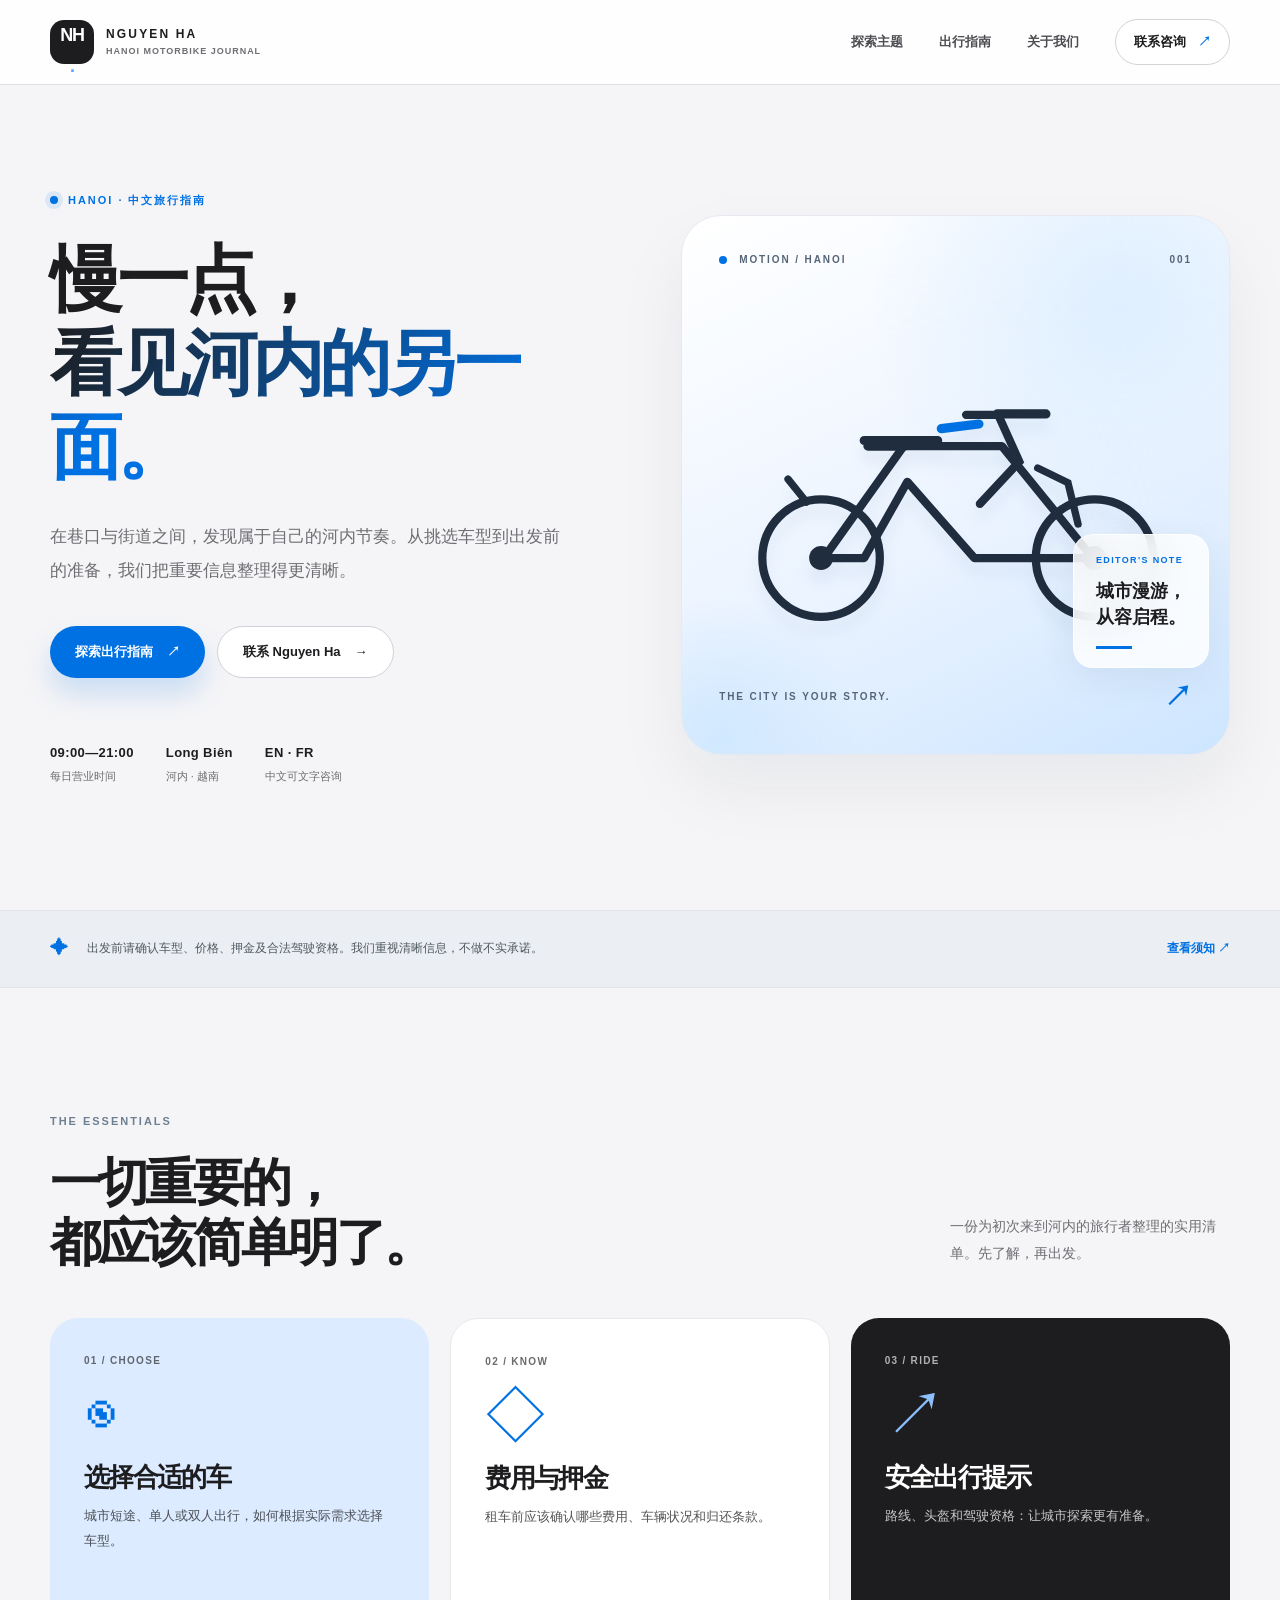
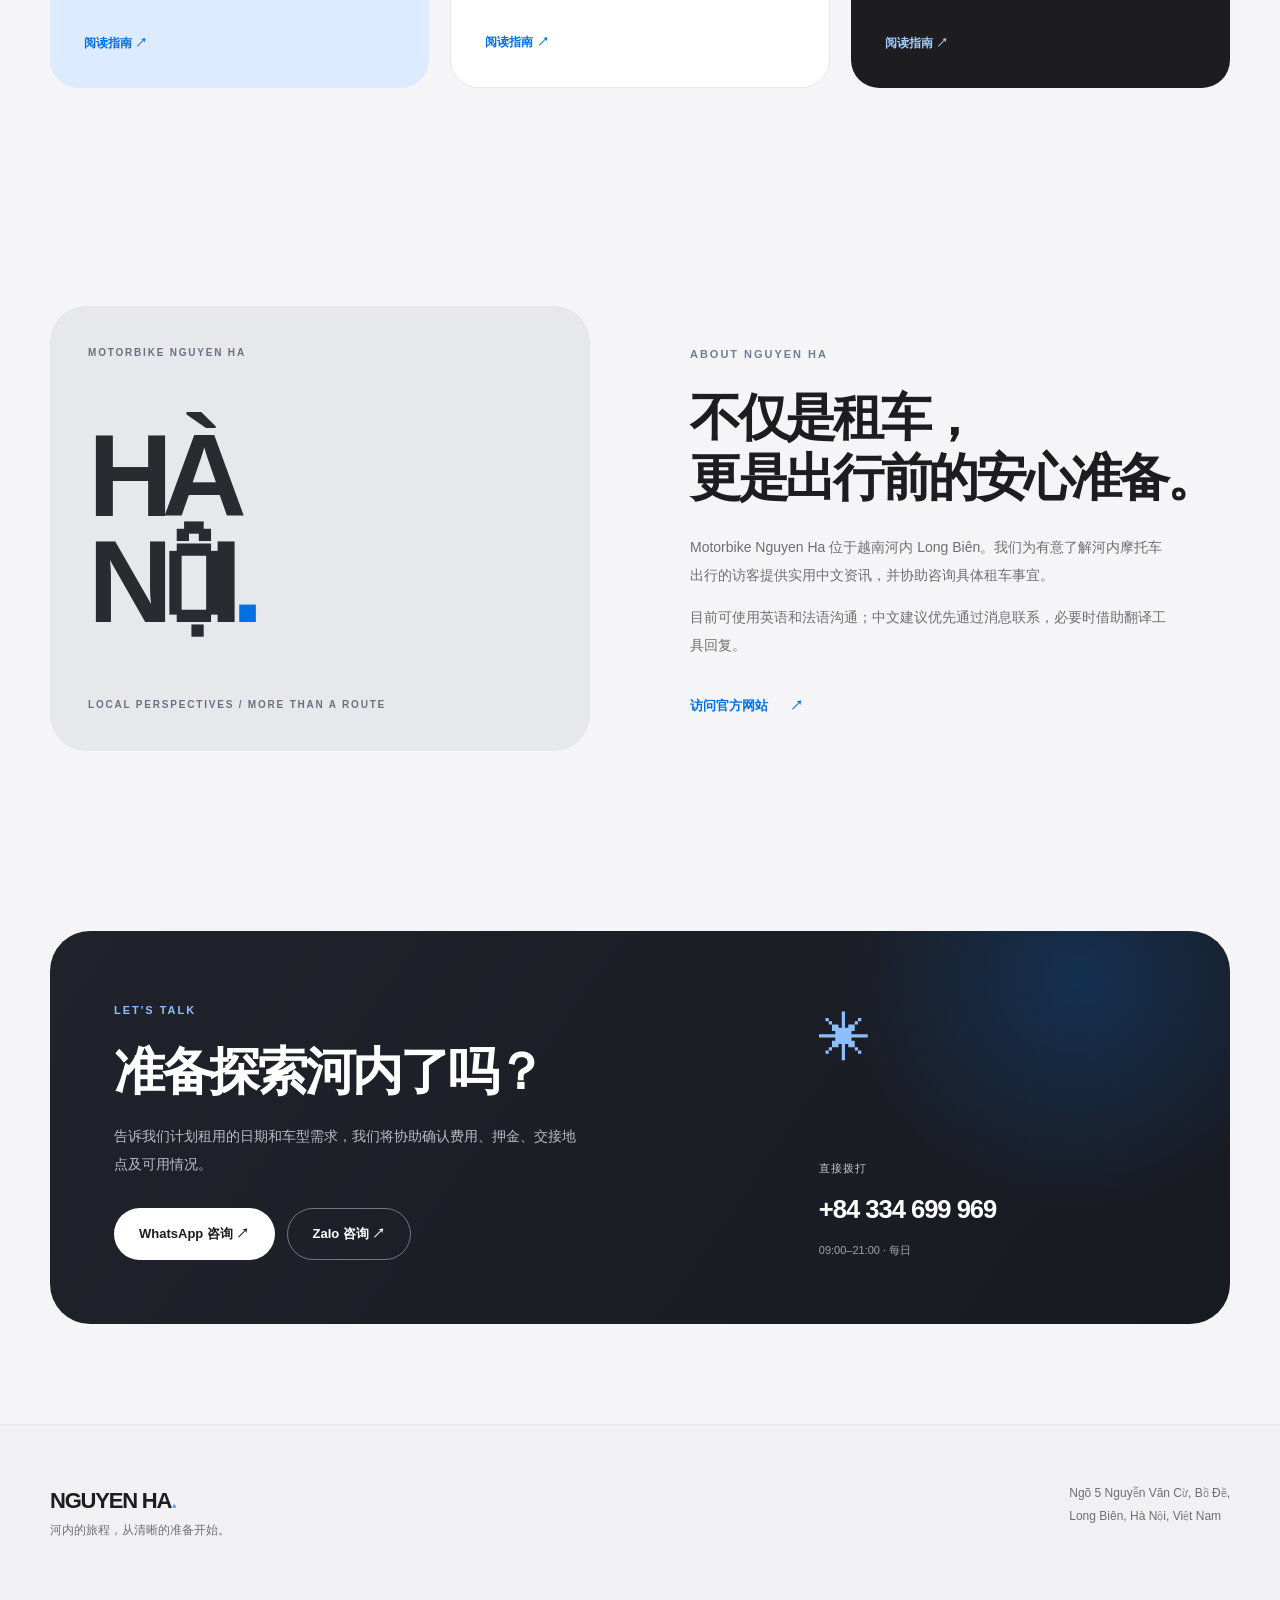
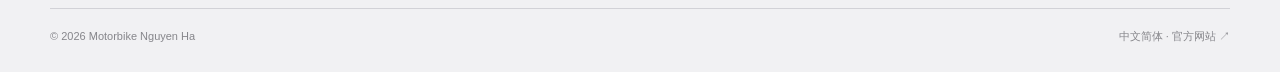
<file: index.html>
<!doctype html>
<html lang="zh-CN">
<head>
  <meta charset="UTF-8">
  <meta name="viewport" content="width=device-width, initial-scale=1">
  <meta name="theme-color" content="#F5F5F7">
  <meta name="robots" content="noindex, follow">
  <meta name="description" content="Motorbike Nguyen Ha 河内摩托车旅行指南：了解车型选择、费用与押金、租车前检查及河内出行建议。提供英语、法语交流与中文文字咨询。">
  <meta property="og:type" content="website">
  <meta property="og:locale" content="zh_CN">
  <meta property="og:title" content="河内摩托车旅行指南 | Motorbike Nguyen Ha">
  <meta property="og:description" content="一份更从容的河内摩托车出行指南。了解租车事项、车型与安全建议。">
  <title>河内摩托车旅行指南 | Motorbike Nguyen Ha</title>
  <link rel="icon" type="image/svg+xml" href="./assets/favicon.svg">
  <link rel="stylesheet" href="./assets/styles.css">
  <script defer src="./assets/app.js"></script>
</head>
<body>
  <a class="skip-link" href="#main">跳转到主要内容</a>
  <header class="site-header">
    <div class="container nav-shell">
      <a class="brand" href="./" aria-label="Motorbike Nguyen Ha 首页">
        <span class="brand-mark">NH<span class="brand-dot">.</span></span>
        <span class="brand-lines"><strong>NGUYEN HA</strong><small>HANOI MOTORBIKE JOURNAL</small></span>
      </a>
      <button class="menu-toggle" type="button" aria-label="打开导航" aria-expanded="false" aria-controls="primary-nav"><span></span><span></span><span></span></button>
      <nav id="primary-nav" class="primary-nav" aria-label="主导航">
        <a href="#explore">探索主题</a>
        <a href="./guides/">出行指南</a>
        <a href="#about">关于我们</a>
        <a href="#contact" class="nav-cta">联系咨询 <span aria-hidden="true">↗</span></a>
      </nav>
    </div>
  </header>

  <main id="main">
    <section class="hero section-space" aria-labelledby="hero-title">
      <div class="container hero-layout">
        <div class="hero-copy">
          <span class="eyebrow"><span class="pulse"></span> HANOI · 中文旅行指南</span>
          <h1 id="hero-title">慢一点，<br><span class="text-gradient">看见河内的另一面。</span></h1>
          <p class="lead">在巷口与街道之间，发现属于自己的河内节奏。从挑选车型到出发前的准备，我们把重要信息整理得更清晰。</p>
          <div class="hero-actions">
            <a class="button button-primary" href="./guides/">探索出行指南 <span aria-hidden="true">↗</span></a>
            <a class="button button-ghost" href="#contact">联系 Nguyen Ha <span aria-hidden="true">→</span></a>
          </div>
          <div class="hero-meta" aria-label="联系信息">
            <div><strong>09:00—21:00</strong><span>每日营业时间</span></div>
            <div><strong>Long Biên</strong><span>河内 · 越南</span></div>
            <div><strong>EN · FR</strong><span>中文可文字咨询</span></div>
          </div>
        </div>
        <div class="hero-visual" aria-hidden="true">
          <div class="orb orb-one"></div><div class="orb orb-two"></div>
          <div class="visual-label"><span class="visual-chip"></span> MOTION / HANOI <span>001</span></div>
          <div class="ride-outline">
            <svg viewBox="0 0 560 330" fill="none" xmlns="http://www.w3.org/2000/svg">
              <circle cx="133" cy="250" r="64" stroke="currentColor" stroke-width="9"/>
              <circle cx="431" cy="250" r="64" stroke="currentColor" stroke-width="9"/>
              <circle cx="133" cy="250" r="13" fill="currentColor"/>
              <circle cx="431" cy="250" r="13" fill="currentColor"/>
              <path d="M136 250L223 128H330L429 250H300L227 167L180 250H136Z" stroke="currentColor" stroke-width="9" stroke-linejoin="round"/>
              <path d="M291 94L326 94L349 145L306 191" stroke="currentColor" stroke-width="9" stroke-linecap="round"/>
              <path d="M325 93L378 93M224 128H184M180 122H260" stroke="currentColor" stroke-width="10" stroke-linecap="round"/>
              <path d="M413 213L402 168L369 152M117 189L97 164" stroke="currentColor" stroke-width="8" stroke-linecap="round"/>
              <path d="M264 109L305 104" stroke="#0071E3" stroke-width="10" stroke-linecap="round"/>
            </svg>
          </div>
          <div class="visual-footer"><span>THE CITY IS YOUR STORY.</span><span class="visual-arrow">↗</span></div>
          <div class="float-note"><span class="float-kicker">EDITOR'S NOTE</span><strong>城市漫游，<br>从容启程。</strong><span class="float-line"></span></div>
        </div>
      </div>
    </section>

    <section class="announcement" aria-label="服务说明"><div class="container announcement-inner"><span class="sparkle">✦</span><p>出发前请确认车型、价格、押金及合法驾驶资格。我们重视清晰信息，不做不实承诺。</p><a href="./guides/#before-rental">查看须知 <span aria-hidden="true">↗</span></a></div></section>

    <section id="explore" class="section-space topics-section" aria-labelledby="topics-title">
      <div class="container">
        <div class="section-head">
          <div><span class="eyebrow eyebrow-soft">THE ESSENTIALS</span><h2 id="topics-title">一切重要的，<br>都应该简单明了。</h2></div>
          <p>一份为初次来到河内的旅行者整理的实用清单。先了解，再出发。</p>
        </div>
        <div class="topic-grid">
          <a class="topic-card topic-blue" href="./guides/#choose-a-bike"><span class="topic-index">01 / CHOOSE</span><div class="topic-icon">◉</div><h3>选择合适的车</h3><p>城市短途、单人或双人出行，如何根据实际需求选择车型。</p><span class="card-link">阅读指南 <span aria-hidden="true">↗</span></span></a>
          <a class="topic-card topic-white" href="./guides/#before-rental"><span class="topic-index">02 / KNOW</span><div class="topic-icon">◇</div><h3>费用与押金</h3><p>租车前应该确认哪些费用、车辆状况和归还条款。</p><span class="card-link">阅读指南 <span aria-hidden="true">↗</span></span></a>
          <a class="topic-card topic-dark" href="./guides/#ride-safely"><span class="topic-index">03 / RIDE</span><div class="topic-icon">↗</div><h3>安全出行提示</h3><p>路线、头盔和驾驶资格：让城市探索更有准备。</p><span class="card-link">阅读指南 <span aria-hidden="true">↗</span></span></a>
        </div>
      </div>
    </section>

    <section id="about" class="about-section section-space">
      <div class="container about-layout">
        <div class="about-figure" aria-hidden="true"><span class="figure-top">MOTORBIKE NGUYEN HA</span><strong>HÀ<br>NỘI<span class="blue-period">.</span></strong><span class="figure-bottom">LOCAL PERSPECTIVES / MORE THAN A ROUTE</span></div>
        <div class="about-copy"><span class="eyebrow eyebrow-soft">ABOUT NGUYEN HA</span><h2>不仅是租车，<br>更是出行前的安心准备。</h2><p>Motorbike Nguyen Ha 位于越南河内 Long Biên。我们为有意了解河内摩托车出行的访客提供实用中文资讯，并协助咨询具体租车事宜。</p><p>目前可使用英语和法语沟通；中文建议优先通过消息联系，必要时借助翻译工具回复。</p><a class="inline-link" href="https://rentbikehanoi.com/" target="_blank" rel="noopener noreferrer">访问官方网站 <span aria-hidden="true">↗</span></a></div>
      </div>
    </section>

    <section class="cta-section section-space" id="contact">
      <div class="container">
        <div class="contact-panel">
          <div><span class="eyebrow eyebrow-white">LET'S TALK</span><h2>准备探索河内了吗？</h2><p>告诉我们计划租用的日期和车型需求，我们将协助确认费用、押金、交接地点及可用情况。</p><div class="contact-actions"><a class="button button-light" href="https://wa.me/84334699969" target="_blank" rel="noopener noreferrer">WhatsApp 咨询 ↗</a><a class="button button-outline" href="https://zalo.me/0334699969" target="_blank" rel="noopener noreferrer">Zalo 咨询 ↗</a></div></div>
          <div class="contact-details"><span class="contact-symbol" aria-hidden="true">✳</span><span>直接拨打</span><a href="tel:+84334699969">+84 334 699 969</a><small>09:00–21:00 · 每日</small></div>
        </div>
      </div>
    </section>
  </main>

  <footer class="site-footer">
    <div class="container footer-top"><div><span class="footer-brand">NGUYEN HA<span>.</span></span><p>河内的旅程，从清晰的准备开始。</p></div><address>Ngõ 5 Nguyễn Văn Cừ, Bồ Đề,<br>Long Biên, Hà Nội, Việt Nam</address></div>
    <div class="container footer-bottom"><span>© <span data-year>2026</span> Motorbike Nguyen Ha</span><span>中文简体 · <a href="https://rentbikehanoi.com/" target="_blank" rel="noopener noreferrer">官方网站 ↗</a></span></div>
  </footer>
</body>
</html>
</file>
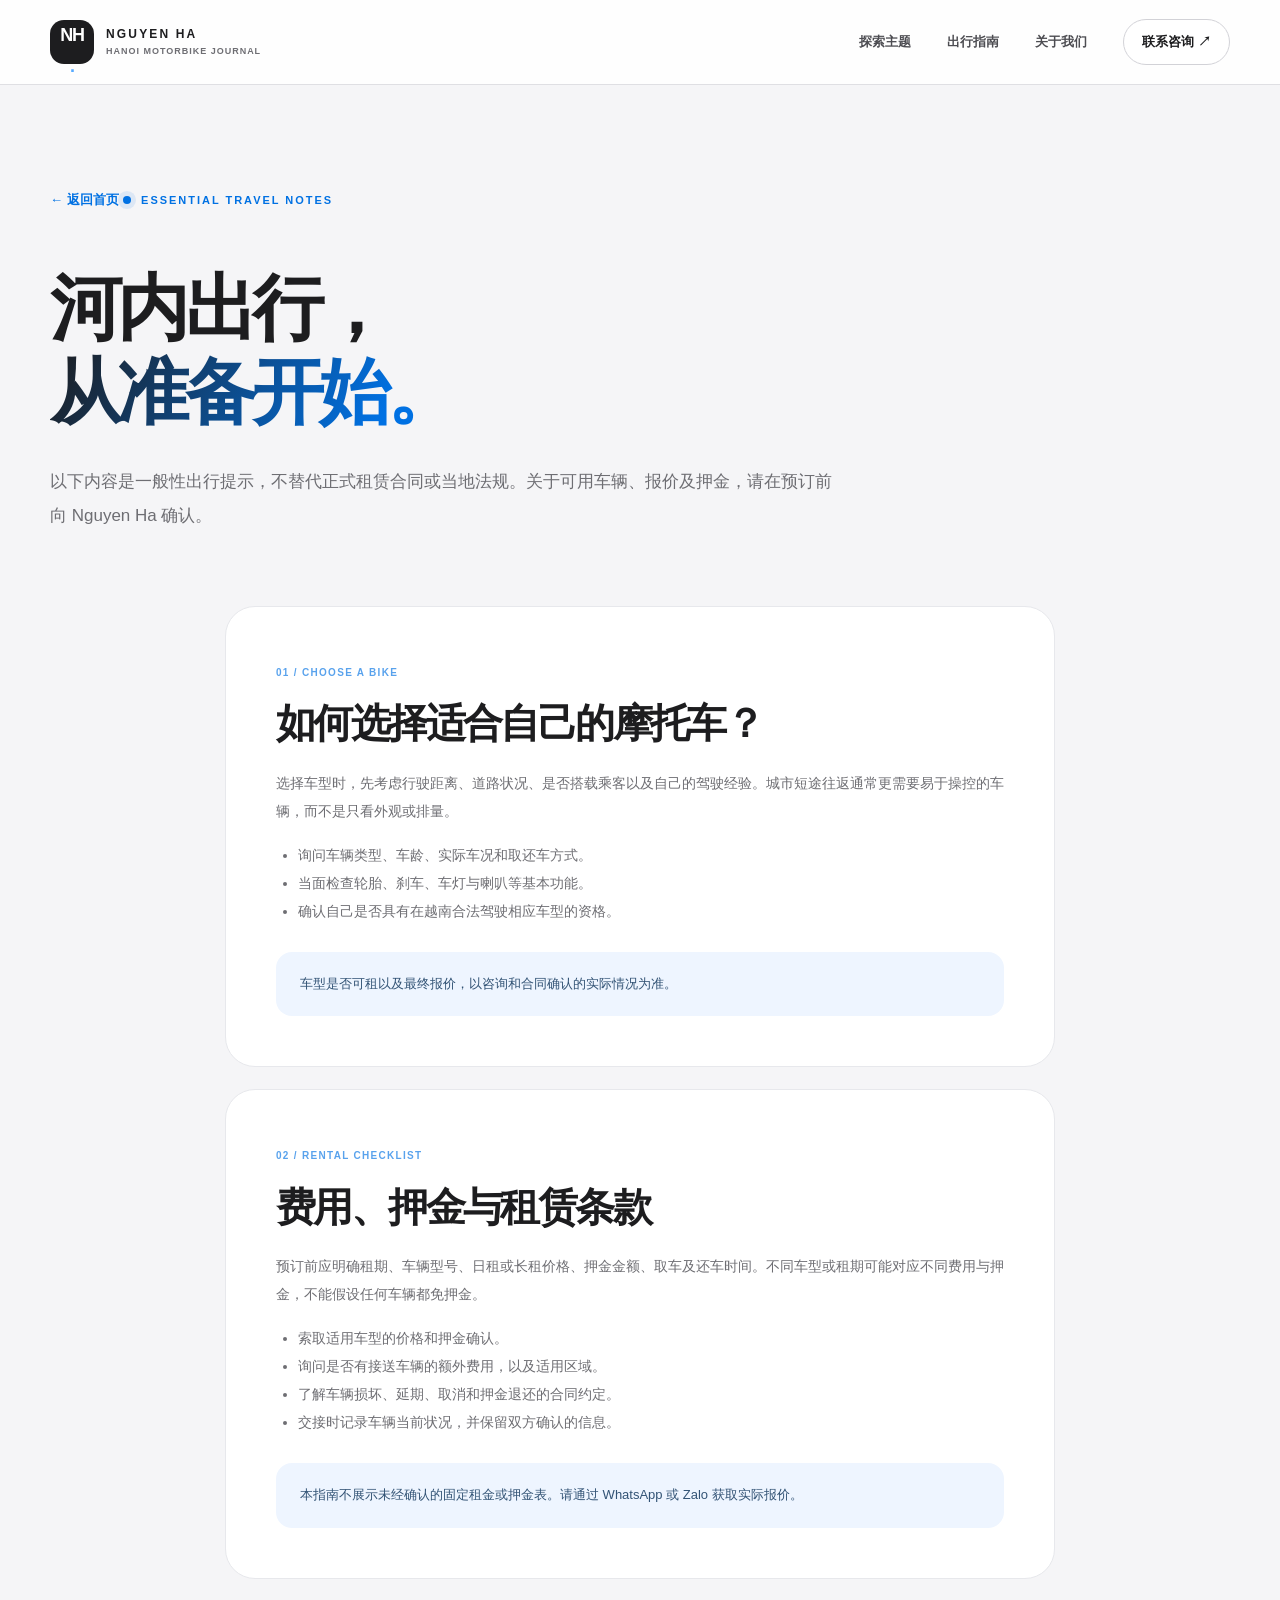
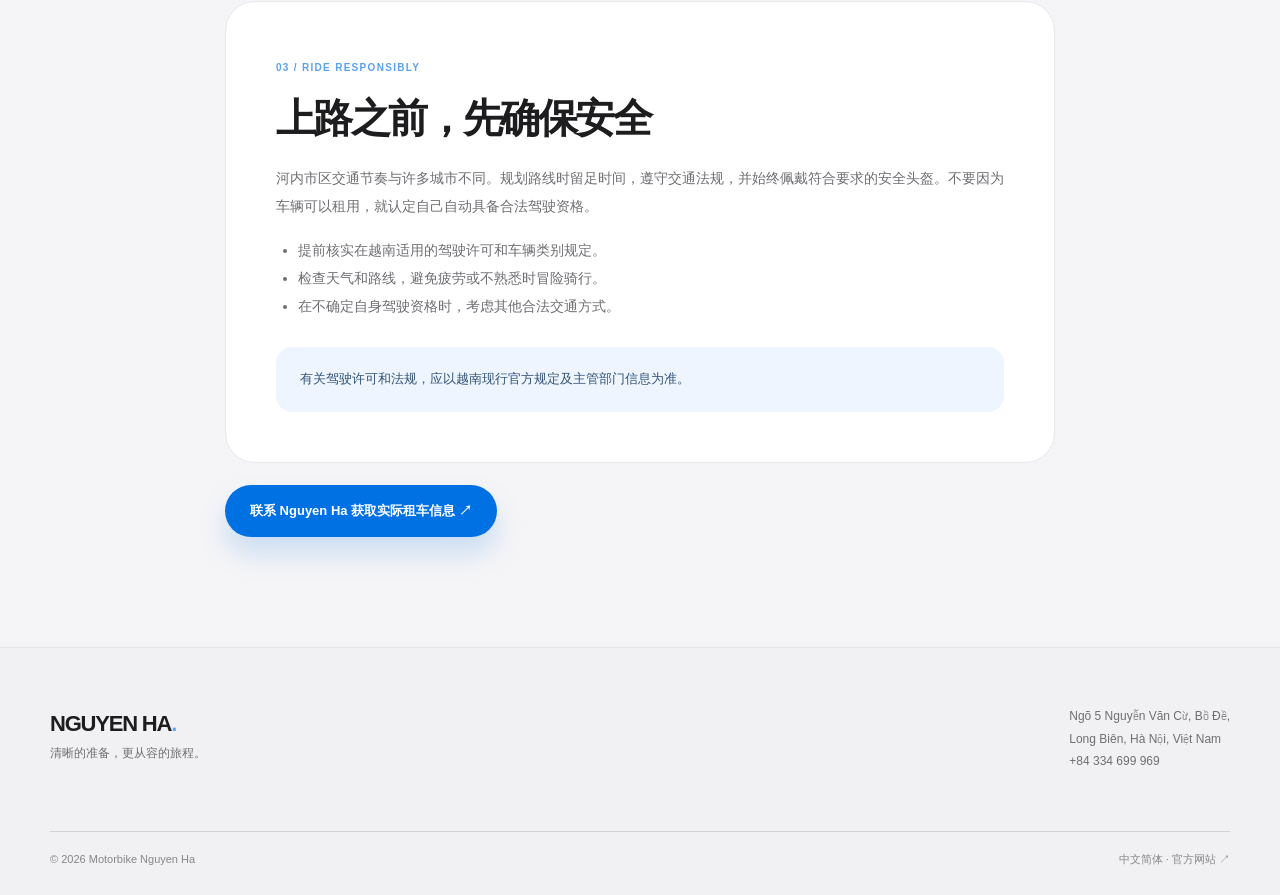
<file: guides/index.html>
<!doctype html>
<html lang="zh-CN">
<head>
  <meta charset="UTF-8">
  <meta name="viewport" content="width=device-width, initial-scale=1">
  <meta name="theme-color" content="#F5F5F7">
  <meta name="robots" content="noindex, follow">
  <meta name="description" content="Motorbike Nguyen Ha 河内摩托车出行指南：车型选择、租车费用与押金、安全准备与合法驾驶资格。">
  <meta property="og:locale" content="zh_CN">
  <title>河内摩托车出行指南 | Motorbike Nguyen Ha</title>
  <link rel="icon" type="image/svg+xml" href="../assets/favicon.svg">
  <link rel="stylesheet" href="../assets/styles.css">
  <script defer src="../assets/app.js"></script>
</head>
<body>
  <a class="skip-link" href="#main">跳转到主要内容</a>
  <header class="site-header"><div class="container nav-shell">
    <a class="brand" href="../" aria-label="返回 Nguyen Ha 首页"><span class="brand-mark">NH<span class="brand-dot">.</span></span><span class="brand-lines"><strong>NGUYEN HA</strong><small>HANOI MOTORBIKE JOURNAL</small></span></a>
    <button class="menu-toggle" type="button" aria-label="打开导航" aria-expanded="false" aria-controls="primary-nav"><span></span><span></span><span></span></button>
    <nav id="primary-nav" class="primary-nav" aria-label="主导航"><a href="../#explore">探索主题</a><a href="./" aria-current="page">出行指南</a><a href="../#about">关于我们</a><a class="nav-cta" href="../#contact">联系咨询 ↗</a></nav>
  </div></header>
  <main id="main">
    <div class="container page-hero">
      <a class="back-link" href="../">← 返回首页</a>
      <span class="eyebrow"><span class="pulse"></span> ESSENTIAL TRAVEL NOTES</span>
      <h1>河内出行，<br><span class="text-gradient">从准备开始。</span></h1>
      <p class="lead">以下内容是一般性出行提示，不替代正式租赁合同或当地法规。关于可用车辆、报价及押金，请在预订前向 Nguyen Ha 确认。</p>
    </div>
    <div class="container guide-content">
      <article class="guide-article" id="choose-a-bike"><span class="topic-index">01 / CHOOSE A BIKE</span><h2>如何选择适合自己的摩托车？</h2><p>选择车型时，先考虑行驶距离、道路状况、是否搭载乘客以及自己的驾驶经验。城市短途往返通常更需要易于操控的车辆，而不是只看外观或排量。</p><ul><li>询问车辆类型、车龄、实际车况和取还车方式。</li><li>当面检查轮胎、刹车、车灯与喇叭等基本功能。</li><li>确认自己是否具有在越南合法驾驶相应车型的资格。</li></ul><div class="notice">车型是否可租以及最终报价，以咨询和合同确认的实际情况为准。</div></article>
      <article class="guide-article" id="before-rental"><span class="topic-index">02 / RENTAL CHECKLIST</span><h2>费用、押金与租赁条款</h2><p>预订前应明确租期、车辆型号、日租或长租价格、押金金额、取车及还车时间。不同车型或租期可能对应不同费用与押金，不能假设任何车辆都免押金。</p><ul><li>索取适用车型的价格和押金确认。</li><li>询问是否有接送车辆的额外费用，以及适用区域。</li><li>了解车辆损坏、延期、取消和押金退还的合同约定。</li><li>交接时记录车辆当前状况，并保留双方确认的信息。</li></ul><div class="notice">本指南不展示未经确认的固定租金或押金表。请通过 WhatsApp 或 Zalo 获取实际报价。</div></article>
      <article class="guide-article" id="ride-safely"><span class="topic-index">03 / RIDE RESPONSIBLY</span><h2>上路之前，先确保安全</h2><p>河内市区交通节奏与许多城市不同。规划路线时留足时间，遵守交通法规，并始终佩戴符合要求的安全头盔。不要因为车辆可以租用，就认定自己自动具备合法驾驶资格。</p><ul><li>提前核实在越南适用的驾驶许可和车辆类别规定。</li><li>检查天气和路线，避免疲劳或不熟悉时冒险骑行。</li><li>在不确定自身驾驶资格时，考虑其他合法交通方式。</li></ul><div class="notice">有关驾驶许可和法规，应以越南现行官方规定及主管部门信息为准。</div></article>
      <a class="button button-primary" href="../#contact">联系 Nguyen Ha 获取实际租车信息 ↗</a>
    </div>
  </main>
  <footer class="site-footer"><div class="container footer-top"><div><span class="footer-brand">NGUYEN HA<span>.</span></span><p>清晰的准备，更从容的旅程。</p></div><address>Ngõ 5 Nguyễn Văn Cừ, Bồ Đề,<br>Long Biên, Hà Nội, Việt Nam<br><a href="tel:+84334699969">+84 334 699 969</a></address></div><div class="container footer-bottom"><span>© <span data-year>2026</span> Motorbike Nguyen Ha</span><span>中文简体 · <a href="https://rentbikehanoi.com/" target="_blank" rel="noopener noreferrer">官方网站 ↗</a></span></div></footer>
</body>
</html>
</file>
<file: assets/styles.css>
:root{
  --background:#F5F5F7;--white:#FFFFFF;--title:#1D1D1F;--text:#6E6E73;--border:#D2D2D7;--accent:#0071E3;
  --accent-hover:#005BB5;--shadow:0 32px 72px rgba(14,31,55,.06);--radius:28px;
  --font:-apple-system,BlinkMacSystemFont,"SF Pro Display","PingFang SC","Noto Sans CJK SC","Microsoft YaHei",Arial,sans-serif;
}
*,*::before,*::after{box-sizing:border-box}
html{scroll-behavior:smooth;scroll-padding-top:100px}
body{margin:0;font-family:var(--font);background:var(--background);color:var(--title);-webkit-font-smoothing:antialiased;font-size:16px;line-height:1.7}
body.menu-open{overflow:hidden}
a{color:inherit;text-decoration:none}button{font:inherit}a,button{-webkit-tap-highlight-color:transparent}
button:focus-visible,a:focus-visible{outline:3px solid var(--accent);outline-offset:5px}
::selection{background:#B8DBFF;color:var(--title)}
.container{width:min(1180px,calc(100% - 48px));margin-inline:auto}
.section-space{padding-block:118px}
.skip-link{position:absolute;left:16px;top:-80px;z-index:999;padding:12px 16px;border-radius:12px;background:var(--title);color:#fff}
.skip-link:focus{top:16px}
.site-header{position:sticky;top:0;z-index:50;background:rgba(255,255,255,.84);border-bottom:1px solid rgba(210,210,215,.7);backdrop-filter:blur(24px);-webkit-backdrop-filter:blur(24px)}
.nav-shell{display:flex;align-items:center;justify-content:space-between;min-height:84px;gap:28px}
.brand{display:inline-flex;align-items:center;gap:12px;flex-shrink:0}
.brand-mark{width:44px;height:44px;display:grid;place-items:center;border-radius:14px;background:var(--title);color:var(--white);font-weight:760;letter-spacing:-.065em;font-size:18px}
.brand-dot,.footer-brand span{color:#56AAFF}
.brand-lines{display:flex;flex-direction:column;line-height:1.2;gap:5px}
.brand-lines strong{font-size:12px;letter-spacing:.18em;font-weight:800}
.brand-lines small{color:var(--text);font-size:9px;font-weight:650;letter-spacing:.11em}
.primary-nav{display:flex;align-items:center;gap:36px;font-size:13px;font-weight:680}
.primary-nav>a:not(.nav-cta){color:#4D4D52;transition:color .2s}
.primary-nav>a:hover{color:var(--accent)}
.nav-cta{border:1px solid var(--border);border-radius:100px;padding:11px 18px;background:var(--white)}
.nav-cta span{color:var(--accent);margin-left:8px}
.menu-toggle{display:none;background:none;border:0;cursor:pointer;padding:12px}
.menu-toggle span{display:block;width:23px;height:2px;border-radius:2px;background:var(--title);margin:5px 0}
.hero{padding-top:100px;padding-bottom:124px;overflow:hidden}
.hero-layout{display:grid;grid-template-columns:1.02fr .98fr;gap:60px;align-items:center}
.hero-copy{position:relative;z-index:1}
.eyebrow{display:inline-flex;align-items:center;gap:10px;font-size:11px;font-weight:760;letter-spacing:.18em;color:var(--accent);text-transform:uppercase}
.pulse{height:8px;width:8px;background:var(--accent);border-radius:50%;box-shadow:0 0 0 5px rgba(0,113,227,.10)}
h1,h2,h3,p{margin-top:0}
h1,h2,h3{letter-spacing:-.065em;line-height:1.17}
h1{font-size:clamp(46px,5.6vw,80px);font-weight:820;margin:26px 0 30px}
.text-gradient{background:linear-gradient(120deg,#1D1D1F 0%,#0071E3 82%);-webkit-background-clip:text;background-clip:text;color:transparent}
.lead{font-size:17px;line-height:2;color:var(--text);max-width:510px}
.hero-actions{display:flex;gap:12px;flex-wrap:wrap;margin-top:38px}
.button{display:inline-flex;justify-content:center;align-items:center;gap:14px;border-radius:100px;padding:14px 25px;font-size:13px;font-weight:740;min-height:52px;transition:transform .2s,background .2s,box-shadow .2s}
.button:hover{transform:translateY(-2px)}
.button-primary{background:var(--accent);color:#fff;box-shadow:0 16px 28px rgba(0,113,227,.18)}
.button-primary:hover{background:var(--accent-hover);box-shadow:0 18px 30px rgba(0,113,227,.23)}
.button-ghost{background:var(--white);border:1px solid var(--border)}
.hero-meta{display:flex;gap:32px;margin-top:64px;flex-wrap:wrap}
.hero-meta div{display:flex;flex-direction:column;gap:3px}
.hero-meta strong{font-size:13px;letter-spacing:.03em}
.hero-meta span{font-size:11px;color:var(--text)}
.hero-visual{height:540px;position:relative;overflow:hidden;border-radius:40px;background:linear-gradient(155deg,#FFFFFF 1%,#EAF3FF 58%,#BFDFFF 120%);box-shadow:var(--shadow);border:1px solid #e6e9ef;isolation:isolate}
.orb{border-radius:50%;position:absolute;filter:blur(2px)}
.orb-one{width:490px;height:490px;right:-135px;top:-155px;background:radial-gradient(circle,#DFEFFF 1%,transparent 72%)}
.orb-two{width:280px;height:280px;left:-100px;bottom:-125px;background:radial-gradient(circle,#D0E8FF 1%,transparent 70%)}
.visual-label,.visual-footer{position:absolute;z-index:2;left:37px;right:37px;display:flex;align-items:center;gap:12px;font-size:10px;font-weight:800;letter-spacing:.19em;color:#566578}
.visual-label{top:35px}.visual-label>span:last-child{margin-left:auto}
.visual-chip{width:8px;height:8px;border-radius:50%;background:var(--accent)}
.ride-outline{position:absolute;top:49%;left:50%;width:94%;transform:translate(-50%,-50%);color:#202D3F;filter:drop-shadow(0 12px 7px rgba(45,91,145,.08))}
.ride-outline svg{width:100%;height:auto;display:block}
.visual-footer{bottom:34px;justify-content:space-between}.visual-arrow{font-size:28px;color:var(--accent);letter-spacing:0}
.float-note{position:absolute;right:20px;bottom:86px;display:flex;flex-direction:column;background:rgba(255,255,255,.82);backdrop-filter:blur(20px);border:1px solid rgba(255,255,255,.8);border-radius:20px;padding:18px 22px;z-index:2;box-shadow:0 10px 36px rgba(35,60,92,.08)}
.float-kicker{color:var(--accent);font-weight:750;letter-spacing:.15em;font-size:9px;margin-bottom:10px}
.float-note strong{font-size:18px;line-height:1.45}.float-line{width:36px;height:3px;background:var(--accent);margin-top:16px}
.announcement{background:#EBEEF3;border-block:1px solid #E1E3E9}
.announcement-inner{min-height:76px;display:flex;align-items:center;gap:18px}
.announcement p{margin:0;flex:1;font-size:12px;color:#505961}
.announcement a{font-weight:720;font-size:12px;white-space:nowrap;color:var(--accent)}
.sparkle{color:var(--accent);font-size:19px}
.section-head{display:flex;justify-content:space-between;gap:50px;align-items:end;margin-bottom:45px}
.eyebrow-soft{color:#6D7F93}
.section-head h2,.about-copy h2,.contact-panel h2{font-weight:810;font-size:clamp(36px,4vw,56px);margin:20px 0 0}
.section-head>p{max-width:280px;font-size:14px;color:var(--text);line-height:1.9;margin-bottom:6px}
.topic-grid{display:grid;grid-template-columns:repeat(3,minmax(0,1fr));gap:21px}
.topic-card{border-radius:var(--radius);min-height:370px;padding:34px;display:flex;flex-direction:column;align-items:start;transition:transform .22s,box-shadow .22s}
.topic-card:hover{transform:translateY(-6px);box-shadow:var(--shadow)}
.topic-blue{background:#DCEBFF}.topic-white{background:var(--white);border:1px solid #E7E8EC}.topic-dark{background:var(--title);color:var(--white)}
.topic-index{font-size:10px;font-weight:800;letter-spacing:.13em;opacity:.65}
.topic-icon{height:93px;display:flex;align-items:center;font-size:61px;font-weight:300;color:var(--accent)}
.topic-dark .topic-icon{color:#8DBFFF}
.topic-card h3{font-size:26px;font-weight:800;margin-bottom:11px}
.topic-card p{font-size:13px;line-height:1.95;opacity:.75;margin-bottom:25px}
.card-link{margin-top:auto;color:var(--accent);font-size:12px;font-weight:750}
.topic-dark .card-link{color:#9ECCFF}
.about-section{padding-block:100px}
.about-layout{display:grid;grid-template-columns:1fr 1fr;gap:100px;align-items:center}
.about-figure{height:445px;background:#E6E8EC;border-radius:36px;padding:38px;display:flex;flex-direction:column;justify-content:space-between;overflow:hidden}
.figure-top,.figure-bottom{color:#6A7180;font-size:10px;font-weight:750;letter-spacing:.18em}
.about-figure>strong{font-size:clamp(70px,9.2vw,132px);line-height:.9;font-weight:850;letter-spacing:-.095em;color:#292B30}
.blue-period{color:var(--accent)}
.about-copy h2{margin-top:22px;margin-bottom:25px}
.about-copy p{color:var(--text);font-size:14px;line-height:2;max-width:480px}
.inline-link{display:inline-flex;gap:22px;align-items:center;font-size:13px;font-weight:760;color:var(--accent);margin-top:22px}
.cta-section{padding-block:80px 100px}
.contact-panel{border-radius:40px;background:linear-gradient(125deg,#20232B,#181A22);color:#fff;padding:64px;display:grid;grid-template-columns:1.3fr .7fr;gap:60px;position:relative;overflow:hidden}
.contact-panel::before{content:"";position:absolute;right:-100px;top:-200px;width:500px;height:500px;border-radius:50%;background:radial-gradient(circle,rgba(0,113,227,.23),transparent 65%);pointer-events:none}
.eyebrow-white{color:#8DBEFF}.contact-panel h2{margin:20px 0}
.contact-panel p{max-width:470px;color:#B7BEC9;font-size:14px;line-height:2}
.contact-actions{display:flex;flex-wrap:wrap;gap:12px;margin-top:30px}
.button-light{background:#fff;color:#1D1D1F}.button-outline{border:1px solid #727782;color:#fff}
.contact-details{display:flex;flex-direction:column;justify-content:end;align-items:flex-start;position:relative;gap:10px}
.contact-symbol{font-size:52px;color:#8DBFFF;margin-bottom:auto}
.contact-details>span:not(.contact-symbol){font-size:11px;color:#BCC5D0;letter-spacing:.1em}
.contact-details>a{font-size:clamp(19px,2vw,27px);font-weight:760;letter-spacing:-.04em;white-space:nowrap}
.contact-details small{font-size:11px;color:#9CA5AF}
.site-footer{background:#F1F1F3;border-top:1px solid #E5E5E9;padding-top:57px}
.footer-top{display:flex;justify-content:space-between;gap:24px;padding-bottom:54px}
.footer-brand{font-size:22px;font-weight:850;letter-spacing:-.055em}
.footer-top p,.footer-top address{color:var(--text);font-size:12px;line-height:1.9;font-style:normal}
.footer-bottom{border-top:1px solid var(--border);padding:18px 0 26px;display:flex;justify-content:space-between;gap:20px;color:#86868B;font-size:11px}
.footer-bottom a:hover{color:var(--accent)}
/* Inner guides page */
.page-hero{padding-top:100px;padding-bottom:56px}
.page-hero h1{max-width:870px}
.page-hero .lead{max-width:790px}
.guide-content{max-width:830px;padding-bottom:110px}
.guide-article{background:var(--white);padding:50px;border-radius:30px;border:1px solid #E7E8EC;margin-bottom:22px}
.guide-article:target{outline:2px solid #9ACDFF;outline-offset:2px}
.guide-article .topic-index{color:var(--accent)}
.guide-article h2{font-size:clamp(29px,3.5vw,40px);font-weight:800;margin:16px 0 22px}
.guide-article p,.guide-article li{color:var(--text);line-height:2;font-size:14px}
.guide-article ul{padding-left:22px}
.notice{background:#EEF5FF;color:#325375;padding:20px 24px;border-radius:16px;margin-top:27px;font-size:13px;line-height:1.9}
.back-link{font-size:13px;color:var(--accent);font-weight:760;display:inline-flex;margin:0 0 30px}
@media(max-width:980px){
 .hero-layout{gap:30px}.hero-visual{height:470px}.hero-meta{gap:20px;margin-top:42px}
 h1{font-size:clamp(43px,6.2vw,62px)}.about-layout{gap:45px}
 .topic-card{padding:28px;min-height:350px}.contact-panel{padding:45px;gap:26px}
}
@media(max-width:740px){
 .container{width:min(100% - 36px,540px)}.section-space{padding-block:72px}
 .nav-shell{min-height:72px}.brand-lines small{font-size:8px}
 .menu-toggle{display:block;z-index:60}
 .primary-nav{display:none;position:absolute;top:72px;left:0;right:0;background:rgba(255,255,255,.98);border-bottom:1px solid var(--border);padding:18px 24px 28px;box-shadow:0 25px 40px rgba(0,0,0,.07);flex-direction:column;align-items:stretch;gap:0}
 .primary-nav.is-open{display:flex}
 .primary-nav a{padding:13px 8px}.primary-nav .nav-cta{margin-top:8px;padding:11px 18px;text-align:center}
 .hero{padding-top:56px;padding-bottom:82px}.hero-layout,.about-layout,.contact-panel{grid-template-columns:1fr}
 .hero-copy h1{font-size:clamp(42px,10vw,59px)}.lead{font-size:15px}
 .hero-visual{height:360px;border-radius:28px;margin-top:10px}
 .float-note{bottom:65px;right:15px;padding:13px 16px}
 .float-note strong{font-size:13px}
 .visual-label{top:22px}.visual-footer{bottom:17px}.visual-label,.visual-footer{left:20px;right:20px}
 .hero-meta{margin-top:42px;gap:22px}.hero-meta div:last-child{width:100%}
 .announcement-inner{padding:18px 0;align-items:start}.announcement-inner p{font-size:11px}
 .announcement-inner a{align-self:center}
 .section-head{align-items:start;flex-direction:column;gap:12px}
 .section-head>p{max-width:490px}.topic-grid{grid-template-columns:1fr}
 .topic-card{min-height:280px}.topic-icon{height:77px;font-size:52px}
 .about-section{padding-top:40px}.about-figure{height:300px;border-radius:28px}.about-figure>strong{font-size:100px}
 .contact-panel{padding:36px 25px;border-radius:28px}.contact-details{gap:8px;margin-top:30px}.contact-symbol{font-size:34px;margin-bottom:18px}
 .footer-top,.footer-bottom{flex-direction:column}.footer-top{gap:5px;padding-bottom:36px}.footer-bottom{gap:6px}
 .page-hero{padding-top:64px}.guide-content{padding-bottom:75px}.guide-article{padding:28px 24px;border-radius:24px}
}
@media(max-width:400px){
 .hero-actions{display:grid}.hero-meta{gap:15px}.contact-actions{display:grid}
 .contact-details>a{font-size:21px}.hero-visual{height:300px}
}
@media(prefers-reduced-motion:reduce){html{scroll-behavior:auto}*,*::before,*::after{transition-duration:.01ms!important;animation-duration:.01ms!important}}
</file>
